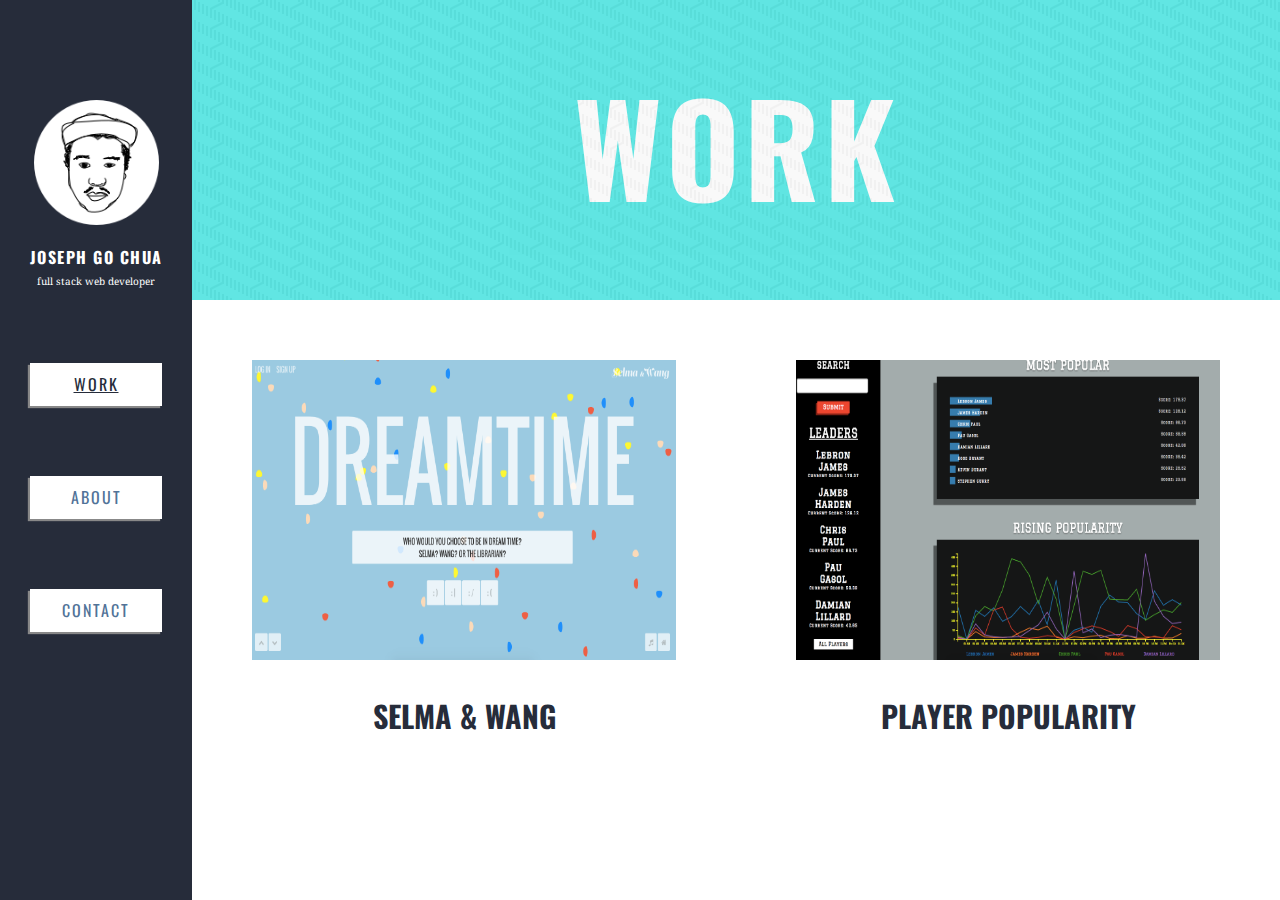
<file: index.html>
<! DOCTYPE html>
<html>
<head>
  <script src="js/main.js"></script>
  <link rel="stylesheet" type="text/css" href="css/stylesheet.css">
<link href="http://fonts.googleapis.com/css?family=Oswald:700|Droid+Serif:400,700italic" rel="stylesheet" type="text/css" />
  
</head>

<body>
  <nav class='header'>
  <img src='img/logo.png' class ='logo'>
  <div class='me'>
    <h4> JOSEPH GO CHUA </h4>
    <p style='color:white;'> full stack web developer </p>
  </div>
      <a href='index.html'style='text-decoration: underline; color: #262C3A;'>
         Work 
      </a>
      <a href='about.html' >
        About 
      </a>
      <a href='contact.html'>
        Contact 
      </a>
  </nav>
  <div class='content'>
  <div class='bg'>
    <div class='jumbotron'>
      <h1 style="color:white;">WORK</h1>
    </div>
  </div>
  <div class='main'> 
  <div class='one'>
  <div class='container'>
 <p> Selma and Wang is an interactive art experience that was a collaboration with a local artist (WIP: Content still needed by artist. Show is on 3.21.15)

<br>
<br>
 Technologies used: Ruby on Rails, Firebase, PostgreSQL, HTML/CSS, Angularjs, Paperjs, jQuery, Bourbon, Neat, and the Soundcloud API.
 </p
>

  <div class ='opacity'>
     <div style='background-color:black height:100%; width: 100%;'> 
     <a href='http://app.selmaandwang.com' target="_blank">
    <img src='img/selmaandwang.png'>
    </a>
  </div>
  </div>
  <h2> Selma & Wang </h2>
  </div>
  </div>
  <div class='one'>
    <div class='container'>
    <p> Player Popularity is an application that tracks NBA player popularity based on twitter mentions 

    <br>
    <br>
    Technologies used: Ruby on Rails, HTML/CSS, jQuery, Paperjs, Pure CSS(CSS framework), D3.js, Twitter Streaming API
     </p>

  <div class ='opacity'>
     <div style='background-color:black height:100%; width: 100%;'> 
     <a href='http://playerproductivity.herokuapp.com/' target="_blank">
    <img src='img/playerpopularity.png'>
    </a>
  </div>
  </div>
  <h2> Player Popularity </h2>
  </div>
  <!--<div class='container'>-->
  <!--<p> Selma and Wang is an interactive art experience that was a collaboration with a local artist-->

    <!--<br>-->
    <!--<br>-->
    <!--Technologies used: Ruby on Rails, HTML/CSS, Angularjs, Paperjs, jQuery, Bourbon-->
     <!--</p>-->

  <!--<div class ='opacity'>-->
     <!--<div style='background-color:black height:100%; width: 100%;'> -->
     <!--<a href='https://boiling-shelf-9328.herokuapp.com/'>-->
    <!--<img src='img/selmaandwang.png'>-->
    <!--</a>-->
  <!--</div>-->
  <!--</div>-->
  <!--<h2> Selma & Wang </h2>-->
  <!--</div>-->
  </div>

  </div>
  </div>
</body>

</html>
</file>
<file: css/stylesheet.css>
body {
  margin: 0px;
  text-align: center;
  color: #262C3A;
}
h1 {
  font-family: 'Oswald', sans-serif;
    font-weight: 700;
    line-height: 51px;
    font-size: 126px;
    text-transform: uppercase;
    margin-top: 0;
    padding-top: 120px;
    letter-spacing: 4px;
    opacity: 1;
}
.header {
  position: fixed;
  top: 0;
  left: 0;
  z-index: 9999;
  width: 15%;
  height: 100%;
  background-color:#262C3A;
  overflow: auto;
}
.jumbotron {
  opacity: .6;
  height: 300px;
  background-color: #00DDD8;
}
.bg {
  background-image: url("../img/small_steps.png");
  height: 300px;
}
img {
  height: 125px;
  filter: gray; /* for IE */
  filter: grayscale(1); /*fire fox*/
  -webkit-filter: grayscale(1); /* chrome */  
}
/*this shows color and title of tool on hover*/
.icon {
  display: inline-block;
  margin: 0 40px;
}
.icon:hover img {
  height: 125px;
  -webkit-filter: grayscale(0);
  filter: none;
}
.icon:hover  .title {
  visibility: visible;

}
.title {
  visibility: hidden;
  background-color: #FF606E;
  color: white;
  opacity: .5;
  padding: 10px 20px;
  margin-top: 20px;
  border-radius: 5px;
  text-align: center;
}
.bio {
  background-color: lightgray;
}
h2 {
   font-family: 'Oswald', sans-serif;
    font-weight: 700;
    line-height: 51px;
    font-size: 76px;
    text-transform: uppercase;
    margin-top: 0;
    padding-top: 60px;
}
h3 {
    font-family: 'Droid Serif', serif;
    font-weight: 700;
    font-size: 30px;
    line-height: 23px;
    margin: 22px 0 43px 0;
}
p {
  font-family: 'Droid Serif', serif;
    font-size: 16px;
    line-height: 23px;
    margin: 0 0 23px 0;
    text-align: left;
}
a {
  font-family: 'Droid Serif', serif;
    font-size: 16px;
    line-height: 23px;
    margin: 70px 30px 70px 30px;
    text-decoration: none;
    display: block;
    background-color: white;
    padding: 10px 0;
    font-family: 'Oswald', sans-serif;
    text-transform: uppercase;
    letter-spacing: 2px;
    box-shadow: -2px 2px 1px #888888;
    color:#517398;
}
h4 {
   font-family: 'Oswald', sans-serif;
    font-weight: 700;
    line-height: 1.3em;
    font-size: 16px;
    text-transform: uppercase;
    margin: 2px auto;
    color: white;
    letter-spacing: 1.5px;
}
.biography {
  padding: 0 120px 60px 120px;
}
.content {
  width: 85%;
  margin-left: 15%;
}
.logo {
  margin-top: 100px;
  margin-bottom: 20px;
}
.me {
}
.me p {
  color white;
  font-size: 10px;
  text-align:center;
}
iframe {
  margin-top: 60px;
}
.info {
  display: inline-block;
  margin-top: 60px;
  font-size: 25px;
  float: left;
  padding-left: 90px;
}
.map {
  float: left;
  padding-right: 90px;
  padding-bottom: 60px;
}
.info h2{
  display: inline;
  margin-top: 60px;
  font-size: 30px;
}
.info p {
  display: inline;
}
.info a {
  box-shadow: none;
  -webkit-filter: grayscale(0);
  filter: none;
  height: 75px;
  margin: 0;
  display: inline-block;
}
.info img {
  -webkit-filter: grayscale(0);
  filter: none;
  height: 50px;
  display: inline-block;
  margin-right: 20px;
}
.info p a {
  height: 25px;
  padding-bottom: 0px;
}
.one {
  width: 50%;
  float: left;
}
.opacity img {
  height: 300px;
  -webkit-filter: grayscale(0);
  filter: none;
  width: 100%;
}
.container:hover img {
  opacity: .5;
}
.opacity {
  margin-left: 60px;
  margin-top: 60px;
  margin-right: 60px;
  background: black;
}

.one p { 
   position: relative; 
   top: 120px; 
   left: 0; 
   height: 0px;
   bottom: 30px;
   z-index: 1;
   visibility: hidden;
   margin-bottom: 0px;
   color: white;
   font-size: 1vw;
   padding-right: 25%;
   width: 50%;
   padding-left: 25%;
}
.container:hover p{
  visibility: visible;
}
.one a {
  box-shadow: none;
  padding: 0px;
  margin: 0px;
  background-color: black;
}
.one h2 { 
  font-size: 30px;
  text-align: center;
  margin-left: 60px;
  margin-bottom: 10px;
  margin-right: 60px;
  padding-top: 30px;
}
</file>
